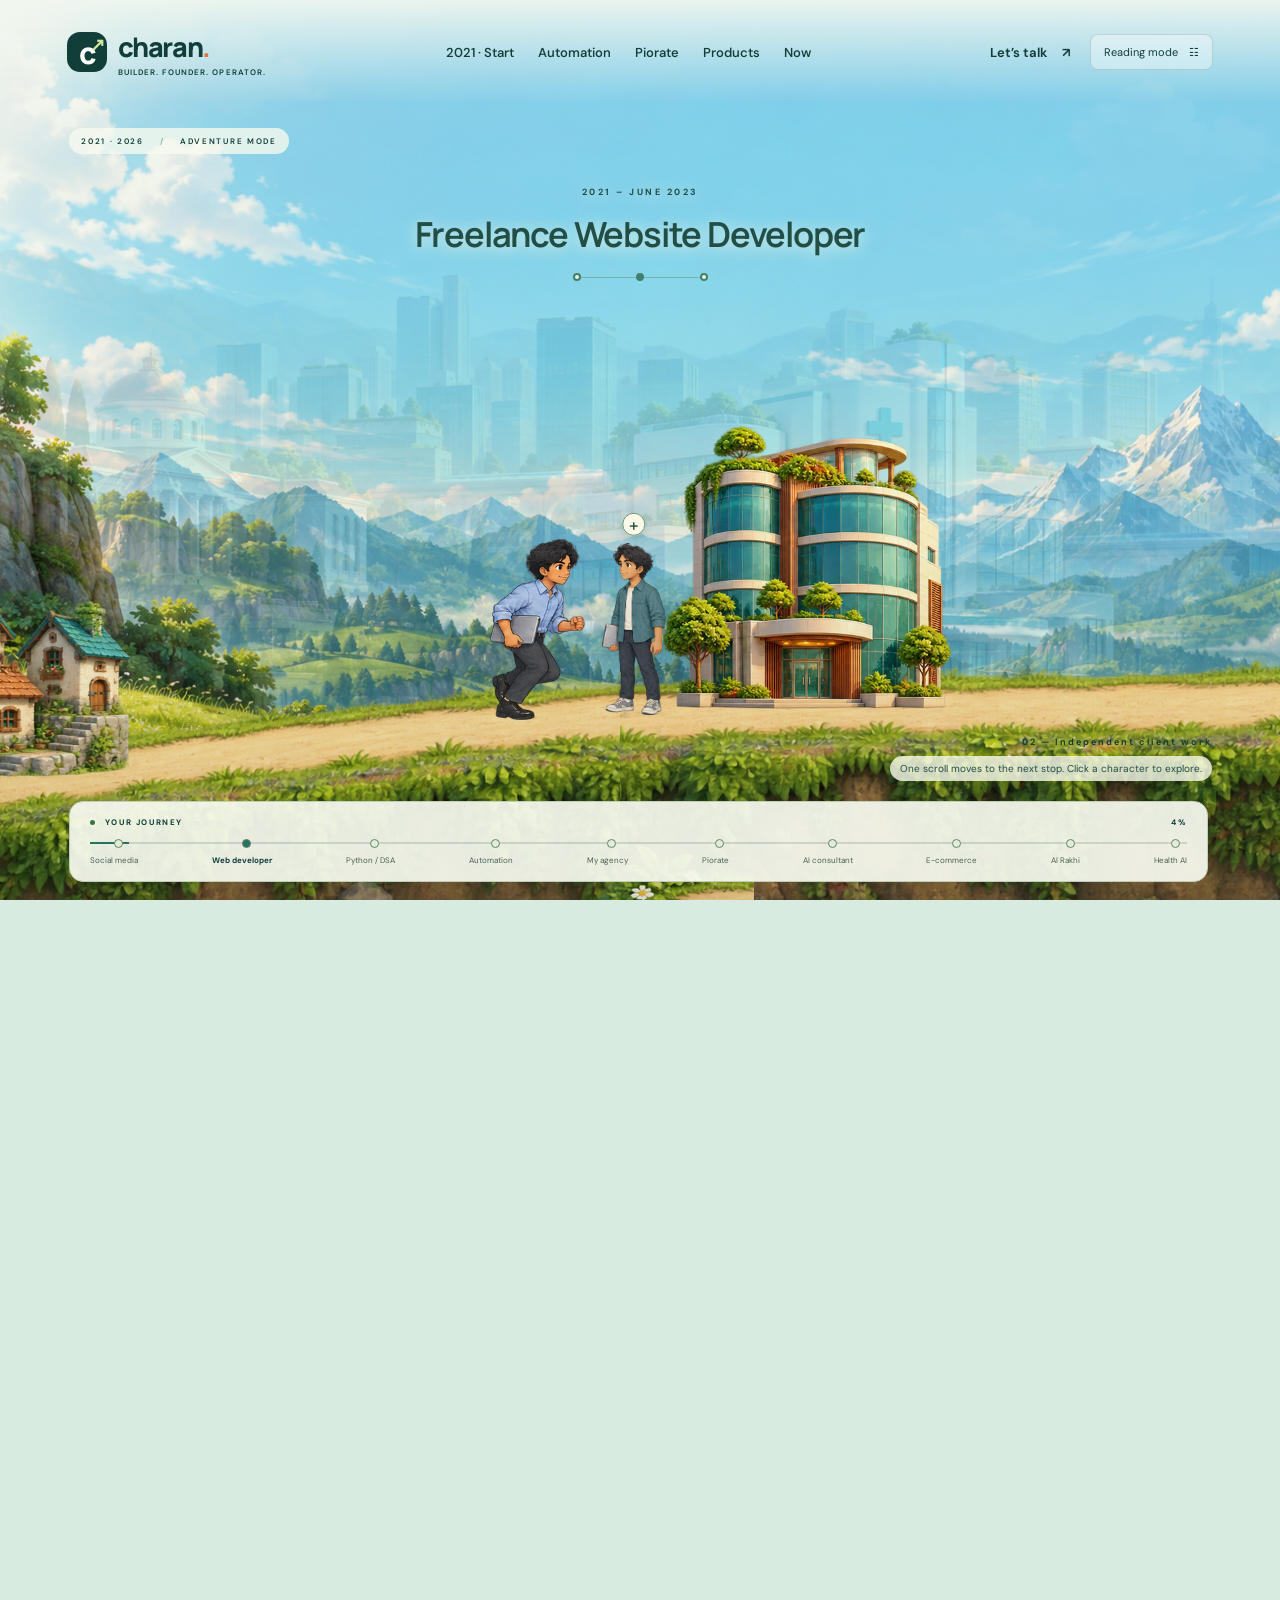
<file: index.html>
<!doctype html>
<html lang="en"><head><meta charset="utf-8"><meta name="viewport" content="width=device-width, initial-scale=1"><meta name="theme-color" content="#ecf4ee"><meta name="description" content="Charan Sai Kondilla: healthcare automation, full-stack applications, and founder-led business systems. Explore 4+ years of building."><title>Charan Sai Kondilla — Healthcare & AI Automation</title><link rel="stylesheet" href="style.css"><link rel="stylesheet" href="premium.css"><script src="content.js?v=motion-5" defer></script><script src="sections.js?v=motion-5" defer></script><script src="assets/sprite-metadata.js?v=motion-5" defer></script><script src="motion.js?v=motion-5" defer></script><script src="script.js?v=motion-5" defer></script><link rel="stylesheet" href="checkpoints.css?v=motion-5"></head>
<body><a class="skip" href="#portfolio">Skip to portfolio</a>
<header><a class="brand" href="#intro"><span class="brand-mark">c<span>↗</span></span><span>charan<span class="brand-dot">.</span><small>BUILDER. FOUNDER. OPERATOR.</small></span></a><nav aria-label="Portfolio"><a href="#intro">2021 · Start</a><a href="#sure">Automation</a><a href="#healthcare">Piorate</a><a href="#products">Products</a><a href="#health">Now</a></nav><a class="contact-link" href="https://www.linkedin.com/in/charansaikondilla/">Let’s talk <span>↗</span></a><button id="view-toggle" aria-pressed="true" aria-label="Adventure mode is active. Switch to Reading mode">Reading mode <span>☷</span></button></header>
<div id="scene" aria-hidden="true"><canvas id="world"></canvas><div class="scene-wash"></div></div><div id="world-sign" aria-hidden="true"></div><div class="edition" aria-hidden="true">2021 · 2026 <span> / </span> ADVENTURE MODE</div>
<main id="portfolio"></main><aside class="journey" aria-label="Journey progress"><div class="journey-heading"><span><i></i> YOUR JOURNEY</span><span id="percent">0%</span></div><div class="journey-track"><div id="progress-fill"></div></div><div id="journey-links"></div></aside><div class="scene-caption" aria-hidden="true"><span id="location">01 — STARTING MEADOW</span><small>One scroll moves to the next stop. Click a character to explore.</small></div><div class="scroll-cue">SCROLL FOR NEXT STOP <span>↓</span></div><p class="asset-status" role="status" hidden></p>
<dialog id="build-dialog" aria-labelledby="dialog-title"><button id="dialog-close" aria-label="Close checkpoint">×</button><div id="dialog-content"></div></dialog>
<noscript><style>#scene,.journey,.scroll-cue{display:none}</style><div class="no-script"><h1>Charan Sai Kondilla</h1><p>AI automation engineer and full-stack developer with 4+ years of experience. Founder & CTO of Piorate Ventures; COO of GlobeHoppers Tours.</p><h2>Healthcare work</h2><p>Hospital CRM and AI marketing for Srikara Hospitals. Linlekunda: a patient–doctor connection application.</p><h2>Other builds</h2><p>SURE Trust operations automation, Aussie Property follow-up automation, AI Rakhi, and an AI Health Assistant. AI Digital Companion is in stealth mode.</p><p><a href="https://www.linkedin.com/in/charansaikondilla/">Connect on LinkedIn</a></p></div></noscript></body></html>
</file>
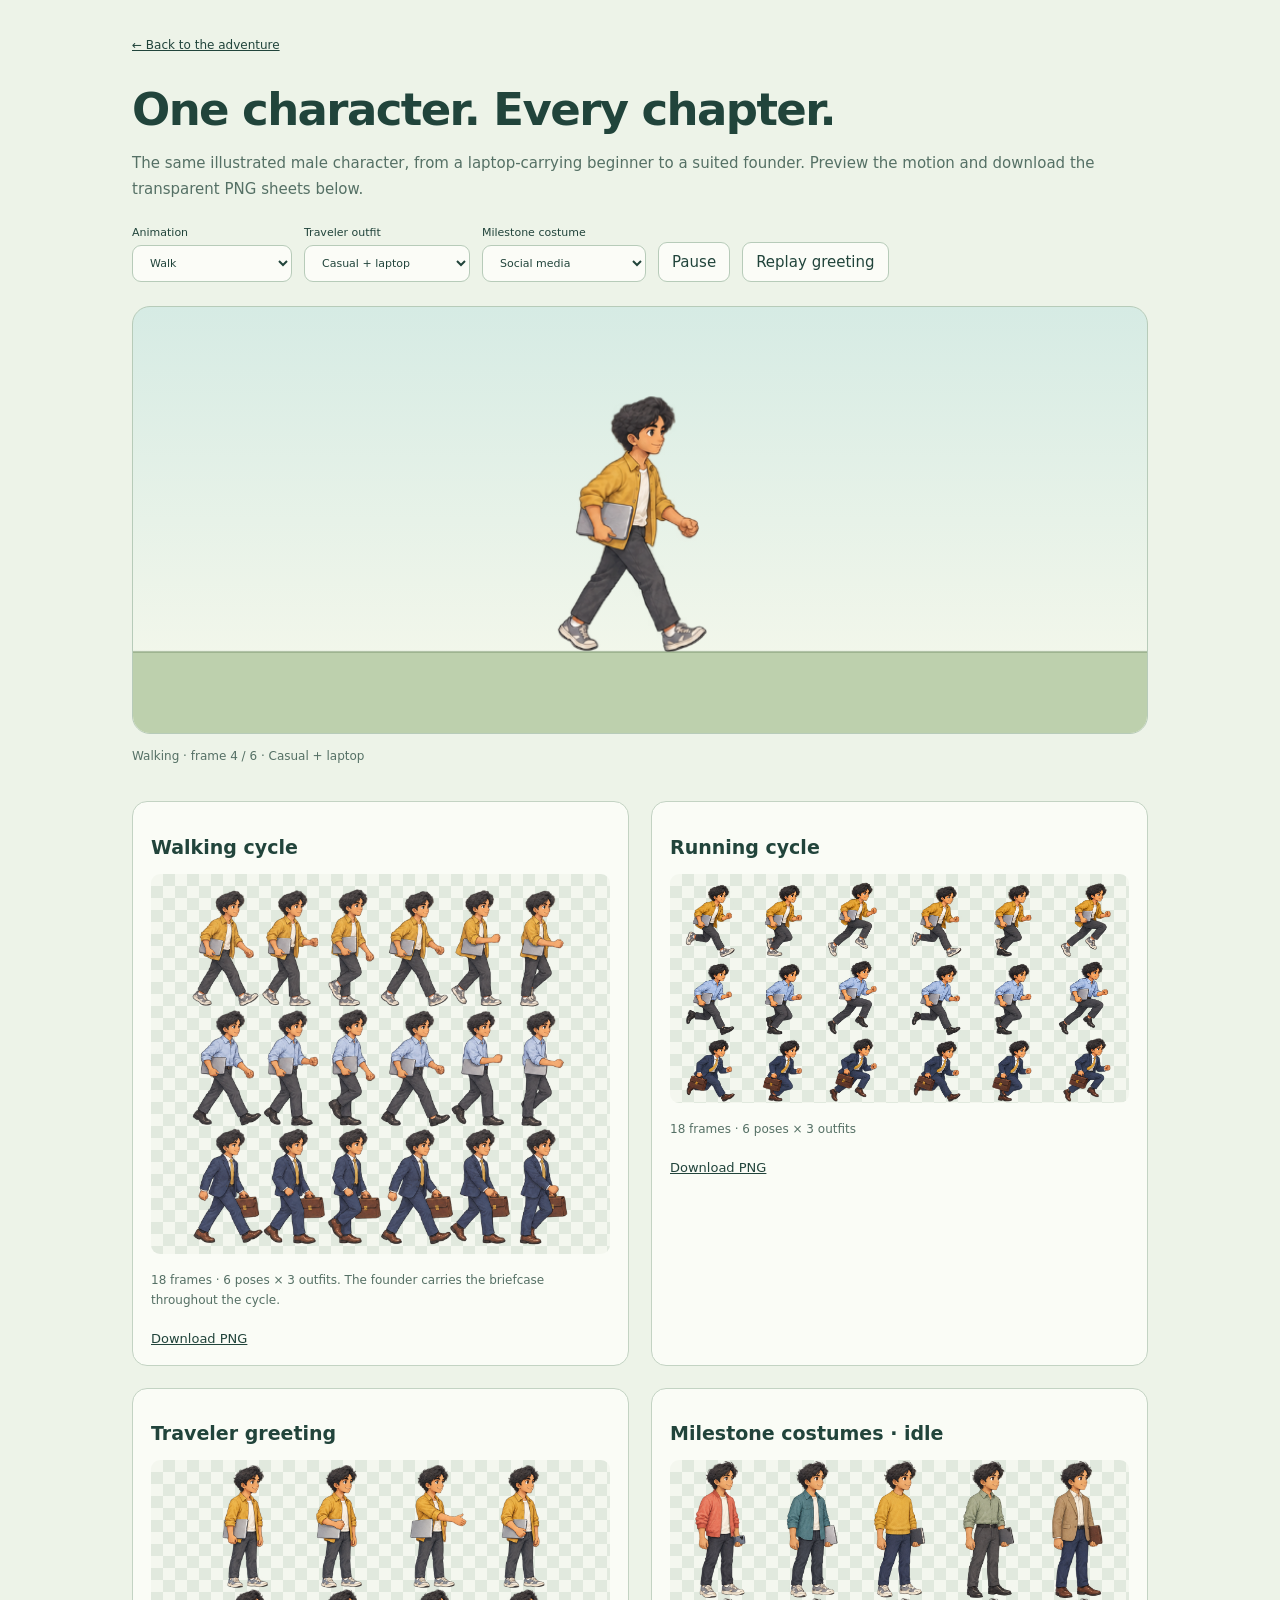
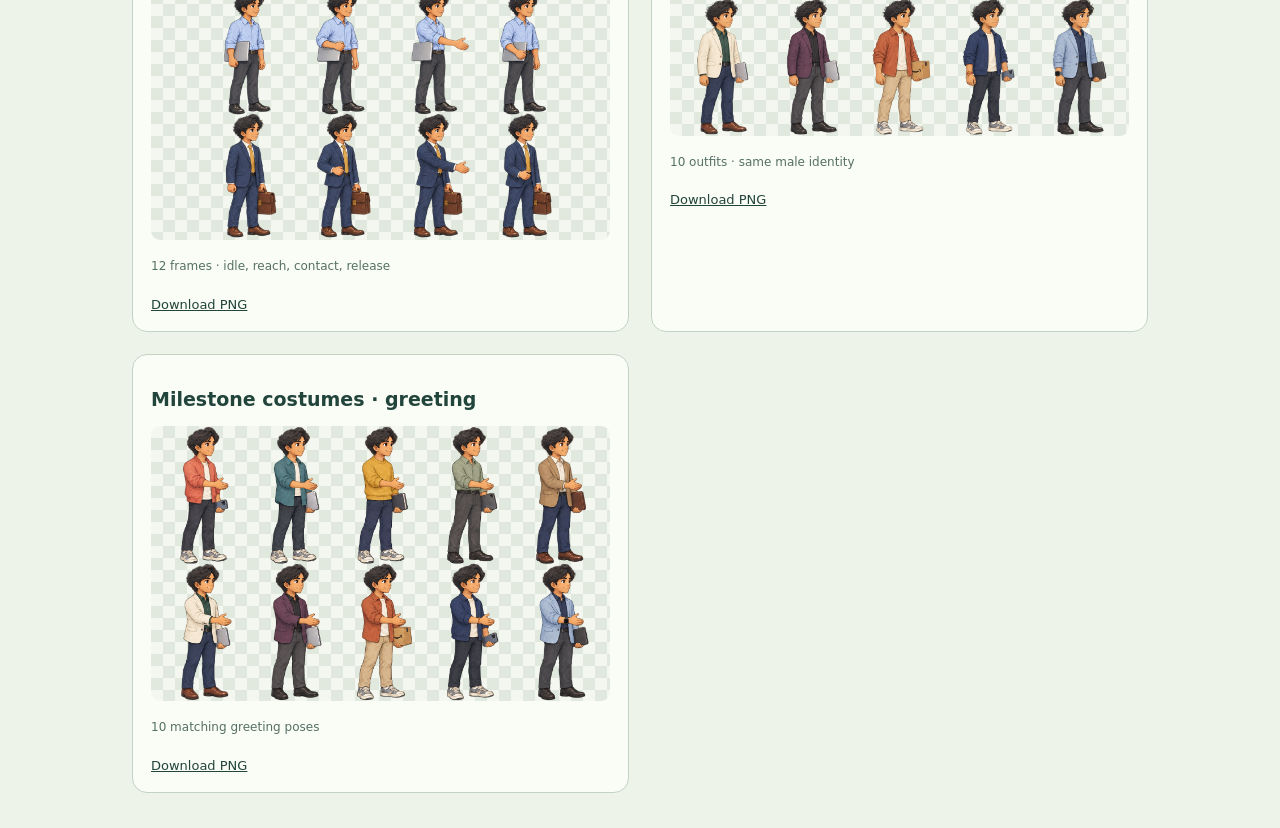
<file: sprite-sheets.html>
<!doctype html>
<html lang="en"><head><meta charset="utf-8"><meta name="viewport" content="width=device-width,initial-scale=1"><title>Charan — Character & Motion Sheets</title>
<style>
*{box-sizing:border-box}body{margin:0;background:#edf3e8;color:#21443b;font:15px system-ui,sans-serif}main{max-width:1060px;margin:auto;padding:35px 22px}h1{font-size:clamp(28px,5vw,45px);letter-spacing:-1.6px;margin-bottom:12px}p{line-height:1.7;color:#557065}a{color:inherit}.back{font-size:12px}nav{display:flex;gap:12px;flex-wrap:wrap;margin:24px 0}label{display:grid;gap:6px;font-size:11px}select,button{font:inherit;color:inherit;padding:10px 13px;background:#fbfcf7;border:1px solid #b7cbb9;border-radius:9px}button{cursor:pointer;align-self:end}canvas{display:block;width:100%;height:auto;border-radius:18px;background:linear-gradient(#d6ebe4,#f8f9ec);border:1px solid #b7cbb9}.sheets{display:grid;grid-template-columns:1fr 1fr;gap:22px;margin-top:35px}.sheet{background:#fafcf6;border:1px solid #c3d3c3;padding:18px;border-radius:15px}.sheet img{width:100%;max-height:380px;object-fit:contain;background:repeating-conic-gradient(#e1e9de 0% 25%,#f4f7ef 0% 50%) 0 0/24px 24px;border-radius:9px}.sheet h2{font-size:19px}.sheet a{display:inline-block;margin:8px 14px 0 0;font-size:13px}.sheet p{font-size:12px}#status{font-size:12px;min-height:20px}@media(max-width:600px){.sheets{grid-template-columns:1fr}main{padding:24px 15px}}
</style><script src="assets/sprite-metadata.js?v=motion-5" defer></script><script src="motion.js?v=motion-5" defer></script><script src="sprite-preview.js?v=motion-5" defer></script></head>
<body><main><a class="back" href="index.html">← Back to the adventure</a><h1>One character. Every chapter.</h1><p>The same illustrated male character, from a laptop-carrying beginner to a suited founder. Preview the motion and download the transparent PNG sheets below.</p>
<nav aria-label="Animation controls"><label>Animation<select id="animation"><option value="walk">Walk</option><option value="run">Run</option><option value="greeting">Arrival & handshake</option><option value="idle">Milestone idle</option></select></label><label>Traveler outfit<select id="outfit"><option value="0">Casual + laptop</option><option value="1">Professional + laptop</option><option value="2">Founder + briefcase</option></select></label><label>Milestone costume<select id="milestone"><option>Social media</option><option>Website developer</option><option>Python trainee</option><option>Operations specialist</option><option>Agency founder</option><option>Healthcare founder</option><option>AI consultant</option><option>E-commerce founder</option><option>AI Rakhi builder</option><option>Health AI builder</option></select></label><button id="play" type="button">Pause</button><button id="replay" type="button">Replay greeting</button></nav>
<canvas width="1000" height="420" aria-label="Animated preview of the generated character sprites"></canvas><p id="status" role="status">Loading character sheets…</p>
<div class="sheets">
<article class="sheet"><h2>Walking cycle</h2><img src="assets/traveler-walk-v6.png" alt="Six walking poses for each of three traveler outfits"><p>18 frames · 6 poses × 3 outfits. The founder carries the briefcase throughout the cycle.</p><a href="assets/traveler-walk-v6.png" download>Download PNG</a></article>
<article class="sheet"><h2>Running cycle</h2><img src="assets/traveler-run-v5.png" alt="Six running poses for each of three traveler outfits"><p>18 frames · 6 poses × 3 outfits</p><a href="assets/traveler-run-v5.png" download>Download PNG</a></article>
<article class="sheet"><h2>Traveler greeting</h2><img src="assets/traveler-greet-v5.png" alt="Idle, reach, contact and release poses in three outfits"><p>12 frames · idle, reach, contact, release</p><a href="assets/traveler-greet-v5.png" download>Download PNG</a></article>
<article class="sheet"><h2>Milestone costumes · idle</h2><img src="assets/milestones-idle-v5.png" alt="The same male character in ten career costumes, with arms relaxed"><p>10 outfits · same male identity</p><a href="assets/milestones-idle-v5.png" download>Download PNG</a></article>
<article class="sheet"><h2>Milestone costumes · greeting</h2><img src="assets/milestones-greet-v5.png" alt="Matching handshake poses for all ten milestone costumes"><p>10 matching greeting poses</p><a href="assets/milestones-greet-v5.png" download>Download PNG</a></article>
</div></main></body></html>
</file>
<file: style.css>
@import url('https://fonts.googleapis.com/css2?family=DM+Sans:wght@400;450;500;550;600;650;700&family=Manrope:wght@400;500;600;650;700;750;800&display=swap');
:root{--ink:#173c35;--muted:#4c6960;--green:#276447;--orange:#d9763d}*{box-sizing:border-box}html{scroll-behavior:smooth;scroll-padding-top:100px}body{margin:0;color:var(--ink);background:#d8ebe0;font:15px 'DM Sans',sans-serif}a{color:inherit;text-decoration:none}button{font:inherit;color:inherit;cursor:pointer}a:focus-visible,button:focus-visible{outline:3px solid #d76d2d;outline-offset:6px}header{position:fixed;z-index:20;top:0;left:0;right:0;height:104px;display:flex;align-items:center;gap:26px;padding:0 5.2%;background:linear-gradient(#f2f7efec,#f2f7ef00)}.brand{display:flex;align-items:center;gap:11px;font:800 27px Manrope,sans-serif;letter-spacing:-1.4px}.brand-mark{display:grid;place-content:center;width:40px;height:40px;background:var(--ink);border-radius:13px;color:#fff;font-size:30px;position:relative}.brand-mark span{position:absolute;right:3px;top:0;font-size:18px;color:#d0e99d}.brand-dot{color:var(--orange)}.brand small{display:block;font:600 8px 'DM Sans',sans-serif;letter-spacing:1.7px;margin-top:2px}nav{display:flex;gap:30px;margin:auto;font-size:13px;font-weight:550}nav a{padding:8px 0}nav a[aria-current]{border-bottom:2px solid var(--green)}.contact-link{font-weight:650;font-size:13px}.contact-link span{margin-left:12px}#view-toggle{border:1px solid #173c3529;background:#ffffff65;border-radius:8px;padding:10px 13px;font-size:11px}#view-toggle span{margin-left:8px}#scene{position:fixed;inset:0;overflow:hidden;z-index:-1;background:#b7dacc}canvas{width:100%;height:100%;display:block}.scene-wash{position:absolute;inset:0;background:linear-gradient(90deg,#f2f6eac9 0%,#eff5e993 30%,transparent 62%);pointer-events:none}.edition{position:fixed;top:140px;left:5.4%;font-size:9px;letter-spacing:2px;font-weight:600;z-index:3}.edition span{padding:0 12px;opacity:.4}.stop{height:180vh;position:relative;padding:0 5.4%}.stop:last-child{height:145vh}.panel{position:sticky;top:24vh;width:min(520px,43vw);padding:12px 0 35px;opacity:0;transition:opacity .25s;pointer-events:none}.stop.active .panel{opacity:1;pointer-events:auto}.eyebrow{display:flex;align-items:center;gap:10px;font-size:10px;letter-spacing:2.2px;text-transform:uppercase;font-weight:700;margin-bottom:22px}.eyebrow i{display:inline-block;width:7px;height:7px;background:#43845a;border-radius:50%}.chapter{border:1px solid #426d4940;border-radius:5px;padding:4px 6px;font-size:9px;letter-spacing:1px}h1,h2{font-family:Manrope,sans-serif;font-weight:750;letter-spacing:-3.5px;line-height:1.08;margin:0 0 22px}h1{font-size:clamp(48px,5.3vw,83px)}h1 em{font-style:normal;color:#367b50}h2{font-size:clamp(36px,3.6vw,56px);letter-spacing:-2.5px}.lead{font-size:clamp(17px,1.55vw,22px);line-height:1.65;max-width:420px;margin:0 0 16px;font-weight:450}.description{color:var(--muted);font-size:13px;line-height:1.8;max-width:360px}.pills{display:flex;flex-wrap:wrap;gap:7px;margin:22px 0 27px}.pills span{font-size:9px;letter-spacing:.3px;border:1px solid #52755b36;border-radius:20px;padding:7px 11px;background:#f5faee60}.actions{display:flex;align-items:center;gap:24px;margin-top:28px}.button{display:inline-flex;align-items:center;gap:28px;border-radius:8px;background:var(--ink);color:#fff;padding:15px 21px;font-size:12px;font-weight:550;box-shadow:0 5px 12px #143b3520}.text-link{font-size:12px;font-weight:600}.text-link span{margin-left:10px}.intro-note{font-size:10px;color:var(--muted);margin-top:30px;display:flex;align-items:center;gap:8px}.intro-note i{width:6px;height:6px;background:#55945d;border-radius:50%}.journey{position:fixed;left:5.4%;bottom:36px;width:345px;z-index:10}.journey-heading{display:flex;justify-content:space-between;font-size:8px;letter-spacing:1.6px;font-weight:700}.journey-heading i{display:inline-block;width:5px;height:5px;border-radius:50%;background:#387345;margin-right:6px}.journey-track{height:2px;background:#173c3527;margin:15px 0 10px}#progress-fill{height:100%;background:var(--green);width:0}#journey-links{display:flex;justify-content:space-between}#journey-links a{position:relative;font-size:9px;color:#476254}#journey-links a:before{content:'';position:absolute;top:-15px;left:50%;width:7px;height:7px;border-radius:50%;background:#e2edd8;border:1px solid #69836a}#journey-links a[aria-current]{font-weight:700;color:var(--ink)}#journey-links a[aria-current]:before{background:var(--green)}.scene-caption{position:fixed;right:5.3%;bottom:38px;display:flex;flex-direction:column;gap:8px;text-align:right}.scene-caption span{font-size:9px;letter-spacing:2px;font-weight:700}.scene-caption small{font-size:10px;color:#44634c}.scroll-cue{position:fixed;left:50%;bottom:37px;font-size:8px;letter-spacing:2px;display:flex;align-items:center;gap:15px}.scroll-cue span{font-size:22px}.skill-grid{display:grid;grid-template-columns:1fr 1fr;gap:12px}.skill-card,.project,.timeline-item{background:#f7faeef0;border:1px solid #b5c9aa;border-radius:12px;padding:17px}.skill-card small{color:#526c4c;font-size:10px}.skill-card h3{font-size:14px;margin:8px 0}.skill-card p,.project p,.timeline-item p{font-size:12px;line-height:1.65;margin:7px 0;color:var(--muted)}.project{margin:10px 0;padding:14px 17px}.project h3{font-size:16px;margin:4px 0 8px}.project small,.timeline-item small{font-size:9px;text-transform:uppercase;letter-spacing:1px;color:#59654d}.stack{font-size:10px;color:#31644b;margin-top:10px}.placeholder{font-size:10px!important;color:#7b593b!important}.timeline-item{margin:12px 0}.timeline-item h3{font-size:16px;margin:8px 0}.contact-options{display:flex;flex-wrap:wrap;gap:10px;margin-top:25px}.contact-options a,.contact-options span{border:1px solid #809c7c;padding:12px 17px;border-radius:8px;font-size:12px;background:#f6faedb0}.skip{position:fixed;top:-100px;left:20px;z-index:100;background:white;padding:12px}.skip:focus{top:10px}.asset-status{position:fixed;bottom:5px;left:10px;font-size:10px}.no-script{padding:150px 8%}.simple #scene{opacity:.25}.simple .scene-wash{background:#f5f8edc9}.simple .stop{height:auto;min-height:70vh;padding-top:100px;padding-bottom:70px}.simple .panel{position:relative;top:auto;opacity:1;pointer-events:auto;width:min(760px,100%);margin:auto}.simple .edition,.simple .journey,.simple .scene-caption,.simple .scroll-cue{display:none}.simple header{background:#f5f8edf5}.simple .lead{max-width:600px}
@media(max-height:760px) and (min-width:761px){.edition{top:110px}.panel{top:20vh}h1{font-size:60px}.eyebrow{margin-bottom:14px}.pills{margin:15px 0}.intro-note{margin-top:18px}.project{padding:10px 14px}.panel h2{font-size:40px}.journey{bottom:20px}}
@media(max-width:760px){header{height:80px;padding:0 6%;gap:14px}.brand{font-size:23px}.brand-mark{width:34px;height:34px}.brand small{font-size:6px}nav{display:none}.contact-link{margin-left:auto;font-size:11px}#view-toggle{font-size:10px;padding:8px}#view-toggle span{display:none}.edition{top:98px;left:7%;font-size:7px}.stop{padding:0 7%;height:190vh}.panel{top:145px;width:100%;max-width:520px;padding-top:0}h1{font-size:52px;letter-spacing:-2.8px;margin-bottom:15px}h2{font-size:34px;letter-spacing:-1.8px;margin-bottom:15px}.eyebrow{font-size:8px;margin-bottom:14px}.lead{font-size:17px;max-width:330px;line-height:1.5}.description{font-size:11px;max-width:300px}.pills{margin:15px 0}.pills span{font-size:8px;padding:6px 8px}.actions{margin-top:17px;gap:20px}.button{padding:12px 17px;font-size:11px}.intro-note{margin-top:17px;font-size:9px}.scene-wash{background:linear-gradient(#f2f6eaf2 0%,#f2f6eae8 40%,#f2f6ea20 65%,transparent 80%)}.journey{left:7%;bottom:24px;width:86%;padding:12px;background:#f2f6eade;border-radius:10px}.scene-caption{right:7%;bottom:113px}.scene-caption small{display:none}.scene-caption span{font-size:7px}.scroll-cue{display:none}.skill-grid{gap:8px}.skill-card{padding:12px}.skill-card h3{font-size:12px}.skill-card p,.project p,.timeline-item p{font-size:11px}.project{padding:10px 13px;margin:8px 0}.project h3{font-size:14px}.stack{font-size:9px}.simple .stop{padding-top:105px}.simple .panel{max-width:none}.simple .skill-grid{grid-template-columns:1fr}.contact-options{gap:7px}.contact-options span,.contact-options a{padding:10px;font-size:10px}}
.panel{position:fixed;left:5.4%;visibility:hidden}.stop.active .panel{visibility:visible}.simple .panel{position:relative;left:auto;visibility:visible}.scroll-cue{pointer-events:none}@media(max-width:760px){.panel{left:7%;width:86%}.simple .panel{left:auto;width:100%}}@media(prefers-reduced-motion:reduce){html{scroll-behavior:auto}*{transition:none!important}}
</file>
<file: premium.css>
/* The art is raster; this stylesheet only lays out text and interface controls. */
:root{--ink:#123e39;--green:#26745e;--muted:#46655c}header{gap:20px}.brand small{letter-spacing:1.1px}.edition{top:128px;font-size:8px;letter-spacing:1.7px}.panel{top:22vh;width:min(570px,45vw);padding:0 0 20px;max-height:calc(78vh - 112px);overflow:auto;scrollbar-width:thin;scrollbar-color:#638879 transparent}.panel h1{font-size:clamp(46px,4.6vw,72px);letter-spacing:-3.8px;line-height:1.08}.panel h2{font-size:clamp(38px,3.4vw,53px);letter-spacing:-2.4px}.panel h2 em{font-style:normal;color:var(--green)}.panel .lead{font-size:19px;line-height:1.6}.panel .description{max-width:475px;font-size:13px;line-height:1.7}.scene-wash{background:linear-gradient(90deg,#f5f8f0f5 0%,#f5f8f0e8 32%,#f5f8f09c 43%,transparent 64%)}.proof-strip{display:flex;gap:28px;margin:26px 0}.proof-strip>div{display:flex;flex-direction:column;gap:5px;padding-right:26px;border-right:1px solid #315e4533}.proof-strip>div:last-child{border:0;padding:0}.proof-strip strong{font:700 34px Manrope,sans-serif;letter-spacing:-1px}.proof-strip span{font-size:10px;color:var(--muted)}.line-timeline{border-left:1px solid #79987f;margin:23px 0 16px 5px;padding-left:22px}.milestone-row{position:relative;padding:0 0 20px}.milestone-row:last-child{padding-bottom:0}.milestone-row:before{content:'';position:absolute;left:-27px;top:2px;width:8px;height:8px;border-radius:50%;background:#f0f6e9;border:2px solid #3d7d61;box-shadow:0 0 0 4px #eef4e9}.milestone-row small{font-size:8px;letter-spacing:1.5px;font-weight:700;color:#486c58}.milestone-row h3{font-family:Manrope,sans-serif;font-size:18px;letter-spacing:-.4px;margin:7px 0}.milestone-row p{font-size:12px;line-height:1.65;color:var(--muted);margin:6px 0;max-width:440px}.compact{margin-top:17px}.compact .milestone-row{padding-bottom:14px}.compact .milestone-row h3{font-size:15px;margin:5px 0}.compact .milestone-row p{font-size:11px;margin:4px 0}.inline-link{border-bottom:1px solid #3a786350;padding-bottom:2px}.inline-link:hover{color:#1e815b}.read-build{border:0;border-bottom:1px solid #537b594a;background:none;padding:5px 0;font-size:11px;font-weight:650;text-align:left}.read-build span{margin-left:16px}.micro-note{font-size:9px;line-height:1.6;color:#547062;max-width:440px;margin-top:16px}.method-line{display:flex;align-items:center;gap:14px;border-top:1px solid #54765838;padding-top:16px;font-size:9px;color:#325d4a}.method-line b{font-weight:400;color:#5c806b}.journey{width:min(600px,48vw);bottom:30px}#journey-links a{min-width:25px;text-align:center}#journey-links a span{display:none}#journey-links a b{font-weight:400;font-size:8px}#journey-links a[aria-current] b{font-weight:700}.scene-caption{bottom:31px}.scene-caption small{font-style:italic}.scroll-cue{left:auto;right:5.3%;bottom:89px}.scroll-cue[hidden]{display:none}#world-sign{position:fixed;z-index:0;left:59%;top:25%;width:34%;text-align:center;pointer-events:none;color:#234e45;text-shadow:0 1px 12px #f5f9ecee}#world-sign>span{font-size:9px;letter-spacing:2.5px;font-weight:700}#world-sign>strong{display:block;font:650 clamp(22px,2.3vw,37px)/1.25 Manrope,sans-serif;margin:15px 0;letter-spacing:-1.2px}#world-sign strong small{font-size:16px;letter-spacing:0;font-weight:500}.world-rail{width:75%;height:1px;background:#618d7580;display:flex;justify-content:space-between;margin:28px auto 0}.world-rail i{width:8px;height:8px;background:#ecf4e6;border:2px solid #43806a;border-radius:50%;margin-top:-4px}.world-rail i:nth-child(2){background:#43806a}main{position:relative;z-index:2}.journey{z-index:10}.simple #world-sign{display:none}.simple .panel{max-height:none;overflow:visible;width:min(820px,100%)}.simple .panel h1{max-width:800px}.simple .panel .description{max-width:650px}.simple .stop{min-height:65vh}.simple .milestone-row p{max-width:650px}dialog{width:min(650px,92vw);max-height:85vh;border:1px solid #a7bca7;border-radius:18px;background:#f7f9f0;padding:40px;color:var(--ink);box-shadow:0 25px 100px #123e3940}dialog::backdrop{background:#0b2f2bbb;backdrop-filter:blur(8px)}dialog h2{font-size:35px;letter-spacing:-1.5px}dialog .lead{font-size:17px}dialog .milestone-row p{font-size:14px}dialog .button{margin-top:15px}#dialog-close{position:absolute;right:16px;top:12px;border:0;background:transparent;font-size:28px;padding:4px 9px}dialog .micro-note{font-size:11px}.asset-status{z-index:30;background:#f5f8ee;padding:6px 10px;border-radius:5px}nav{gap:24px}
@media(min-width:1500px){.panel{top:24vh}.edition{top:145px}}
@media(max-width:1000px) and (min-width:761px){nav{gap:14px;font-size:11px}.brand small{font-size:6px}header{gap:13px}.contact-link{display:none}.panel{width:48vw}.panel h1{font-size:46px}.panel .lead{font-size:17px}.proof-strip{gap:15px}.proof-strip>div{padding-right:15px}#world-sign{left:60%;width:35%}.journey{width:52vw}#journey-links a b{font-size:7px}}
@media(max-width:760px){header{gap:12px}.edition{top:96px;font-size:6px;letter-spacing:1.2px}.panel{top:132px;left:7%;width:86%;max-height:calc(100svh - 370px);padding-bottom:12px}.panel h1{font-size:43px;letter-spacing:-2.5px;margin-bottom:16px}.panel h2{font-size:34px;letter-spacing:-1.8px;margin-bottom:12px}.panel .lead{font-size:15px;line-height:1.5}.panel .description{font-size:11px;line-height:1.6;margin:9px 0}.eyebrow{font-size:7px;letter-spacing:1.4px}.proof-strip{gap:18px;margin:18px 0}.proof-strip>div{padding-right:18px}.proof-strip strong{font-size:27px}.proof-strip span{font-size:8px}.actions{gap:15px}.actions .button{font-size:10px;padding:12px}.actions .text-link{font-size:10px}.line-timeline{margin:17px 0 10px;padding-left:19px}.milestone-row:before{left:-24px}.milestone-row{padding-bottom:15px}.milestone-row h3{font-size:15px}.milestone-row p{font-size:11px;line-height:1.5}.compact .milestone-row{padding-bottom:12px}.compact .milestone-row h3{font-size:13px}.compact .milestone-row p{font-size:10px}.read-build{font-size:10px}.micro-note{font-size:8px;margin-top:10px}.method-line{gap:9px;font-size:8px}.journey{width:86%;bottom:17px;padding:12px 14px}.journey-heading{font-size:7px}#journey-links a b{display:none}#journey-links a span{display:block;font-size:8px}#world-sign{left:50%;width:43%;top:auto;bottom:27%;text-align:right}#world-sign>span{font-size:6px;letter-spacing:1px}#world-sign>strong{font-size:19px;letter-spacing:-.6px;margin:8px 0}#world-sign strong small{font-size:10px}.world-rail{width:90%;margin:17px 0 0 auto}.scene-caption{bottom:103px;right:7%}.scene-caption span{font-size:6px;letter-spacing:1px}.scene-wash{background:linear-gradient(#f5f8f0fc 0%,#f5f8f0f5 40%,#f5f8f0d0 51%,#f5f8f015 68%,transparent 85%)}.simple .panel{max-height:none;top:auto}.simple .panel h1{font-size:43px}.simple .stop{padding-top:100px}.contact-link{font-size:10px}dialog{padding:32px 23px}dialog h2{font-size:28px}}
@media print{header,#scene,#world-sign,.edition,.journey,.scene-caption,.scroll-cue,dialog{display:none!important}.stop,.simple .stop{height:auto!important;min-height:0;padding:20px 0}.panel,.simple .panel{position:static!important;visibility:visible!important;opacity:1!important;width:100%!important;max-height:none!important;overflow:visible!important;break-inside:avoid}body{background:white;font-size:12pt}.read-build{display:none}}
</file>
<file: checkpoints.css>
body:not(.simple) .panel{display:none}body:not(.simple) .scene-wash{background:linear-gradient(180deg,#f4f8ee55,transparent 45%,#143d3920)}
#world-sign{left:20%;width:60%;top:19%}#world-sign>strong{font-size:clamp(24px,3vw,42px)}.world-rail{max-width:240px}.edition{background:#f8faefc9;padding:8px 12px;border-radius:20px}
#checkpoints{position:fixed;inset:0;pointer-events:none;z-index:5}.checkpoint{position:absolute;transform:translate(-50%,-100%);width:230px;padding:0;border:0;background:none;pointer-events:auto;display:flex;flex-direction:column;align-items:center;filter:drop-shadow(0 9px 12px #173c3520)}.checkpoint[hidden],.simple #checkpoints{display:none}.checkpoint svg{width:180px;height:230px;transition:transform .2s}.checkpoint:hover svg{transform:translateY(-5px)}.checkpoint-badge{background:#214d43;color:#fffbea;font-size:10px;letter-spacing:1px;padding:8px 12px;border-radius:20px;white-space:nowrap}.checkpoint-label{background:#fcfff4;border:1px solid #a6b9a6;border-radius:12px;padding:12px 16px;box-shadow:0 8px 25px #244c3925;width:100%;margin-top:-9px}.checkpoint-label strong{display:block;font-size:13px}.checkpoint-label small{display:block;font-size:10px;color:#507564;margin-top:6px}.journey{width:89%;background:#f7faefed;border:1px solid #c0cdb9;border-radius:14px;padding:15px 20px;bottom:18px}.scene-caption{bottom:119px}.scroll-cue{bottom:151px}.simple .stop{min-height:0;padding-bottom:35px}.simple .panel{padding:28px;background:#f9fbf3;border:1px solid #bbcebd;border-radius:18px}.simple .panel h2{font-size:36px}dialog{width:min(760px,94vw);padding:38px;overscroll-behavior:contain}dialog h2{max-width:560px;font-size:34px;line-height:1.15}dialog h3{font-size:15px;margin:24px 0 10px}.dialog-avatar{float:right;width:85px;margin:4px 0 8px 12px}.dialog-avatar svg{width:100%}.work-list{padding-left:20px;font-size:14px;line-height:1.8}.work-list li{margin-bottom:9px}.result-banner{background:#214d43;color:#f4f9da;padding:18px 22px;border-radius:12px;font-size:22px;font-weight:700;margin:20px 0}.skill-heading{display:flex;flex-wrap:wrap;align-items:baseline;gap:12px}.skill-heading span,.tool-note{font-size:11px;color:#567568}.pills{margin:12px 0 20px}.pills span{font-size:12px;background:#e5eedb}.tools span{background:#e7eff0}.simple .lead{max-width:none}
@media(max-width:760px){#world-sign{left:7%;width:86%;top:19%;bottom:auto;text-align:center}#world-sign>span{font-size:9px}#world-sign>strong{font-size:25px}.world-rail{margin:20px auto}.checkpoint{width:172px}.checkpoint svg{width:135px;height:173px}.checkpoint-label{padding:10px}.checkpoint-label strong{font-size:11px}.checkpoint-badge{font-size:8px}.checkpoint-label small{font-size:9px}.journey{width:86%;padding:12px}.scene-caption{bottom:111px}.edition{font-size:7px}.dialog-avatar{width:62px}dialog{padding:30px 21px}dialog h2{font-size:26px}dialog .eyebrow{font-size:8px;line-height:1.7}.work-list{font-size:13px}.simple .panel{padding:20px}.simple .panel h2{font-size:28px}}
@media(max-height:650px){#world-sign{top:16%}#world-sign>strong{font-size:22px;margin:6px}.world-rail{display:none}.checkpoint svg{width:100px;height:128px}.edition{display:none}.scene-caption{display:none}}
@media print{#checkpoints{display:none}body:not(.simple) .panel{display:block}}

/* Painted image characters, with discreet, keyboard-accessible hit targets. */
.checkpoint{display:block;padding:0;background:transparent;border:0;border-radius:45%;filter:none;box-shadow:none;transform:translate(-50%,-100%);touch-action:manipulation;-webkit-tap-highlight-color:transparent}
.checkpoint:hover{background:transparent}
.checkpoint:focus-visible{outline:2px dashed #faf8d8;outline-offset:8px}
.interaction-dot{position:absolute;top:-30px;left:50%;transform:translateX(-50%);width:23px;height:23px;display:grid;place-items:center;border-radius:50%;background:#fffbeaee;color:#28544a;border:1px solid #6d9581;font-size:17px;font-weight:500;box-shadow:0 3px 10px #16382d24;transition:transform .2s}
.greeted .interaction-dot{background:#28544a;color:#fffbea;border-color:#fffbea}
.checkpoint:hover .interaction-dot,.checkpoint:focus-visible .interaction-dot{transform:translateX(-50%) scale(1.13)}
.checkpoint-tip{position:absolute;bottom:-29px;left:50%;transform:translateX(-50%);white-space:nowrap;font-size:10px;font-weight:650;color:#163e33;text-shadow:0 1px 3px #fff,0 0 9px #fff;opacity:0;transition:opacity .2s;pointer-events:none}
.checkpoint-tip span{font-size:9px;font-weight:400;margin-left:7px}
.checkpoint:hover .checkpoint-tip,.checkpoint:focus-visible .checkpoint-tip{opacity:1}
.npc-portrait{width:86px;height:130px;background-image:url('assets/milestones-idle-v5.png');background-size:500% 200%;background-position:calc(var(--npc-column)*25%) calc(var(--npc-row)*100%);background-repeat:no-repeat}
#world-sign{top:20%;left:10%;width:80%;text-shadow:0 2px 15px #f9f9eacc}
#world-sign>strong{font-size:clamp(24px,2.7vw,39px);margin:12px 0}
.world-rail{max-width:135px;margin-top:22px}
.scene-caption small{padding:6px 10px;border-radius:20px;background:#f7faeacf;color:#214d43;font-style:normal}
.tool-groups{display:grid;grid-template-columns:1fr 1fr;gap:10px;margin:14px 0 24px}
.tool-group{padding:14px 16px;border:1px solid #cedbd0;border-radius:10px;background:#eff4ea}
.tool-group h4{font-size:12px;margin:0 0 7px}.tool-group p{font-size:12px;line-height:1.6;margin:0;color:#46655c}
.tool-group small{display:block;font-size:10px;line-height:1.6;color:#547568;margin-top:7px}
.tool-note{line-height:1.7}.dialog-avatar{margin-right:7px}
@media(max-width:760px){#world-sign{left:7%;width:86%;top:20%}#world-sign>strong{font-size:24px}.interaction-dot{width:21px;height:21px;top:-26px;font-size:15px}.npc-portrait{width:66px;height:99px}.scene-caption small{display:block;font-size:9px}.scene-caption{left:7%;right:7%;bottom:111px;text-align:center;align-items:center}.tool-groups{grid-template-columns:1fr}.checkpoint-tip{display:none}}
@media(max-height:650px){#world-sign{top:15%}#world-sign>strong{font-size:20px}.scene-caption{display:none}.world-rail{display:none}}
</file>
